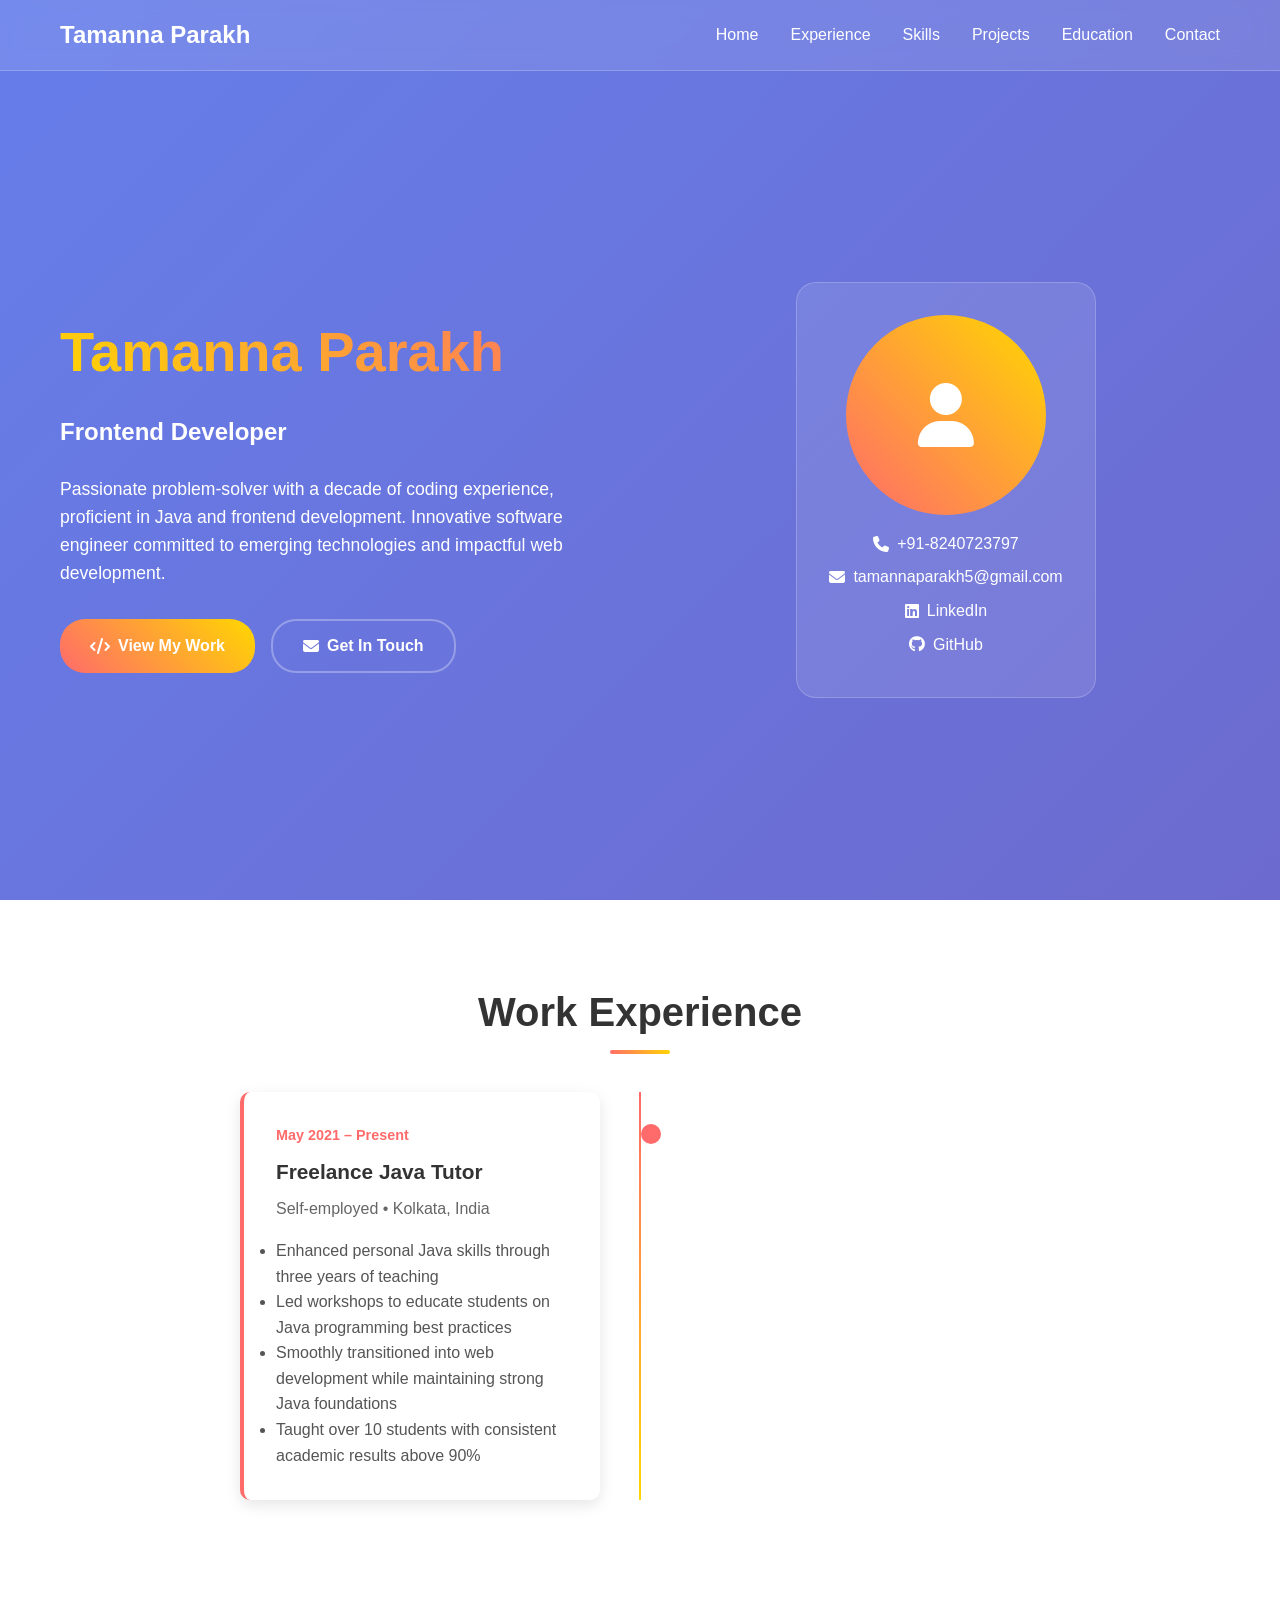
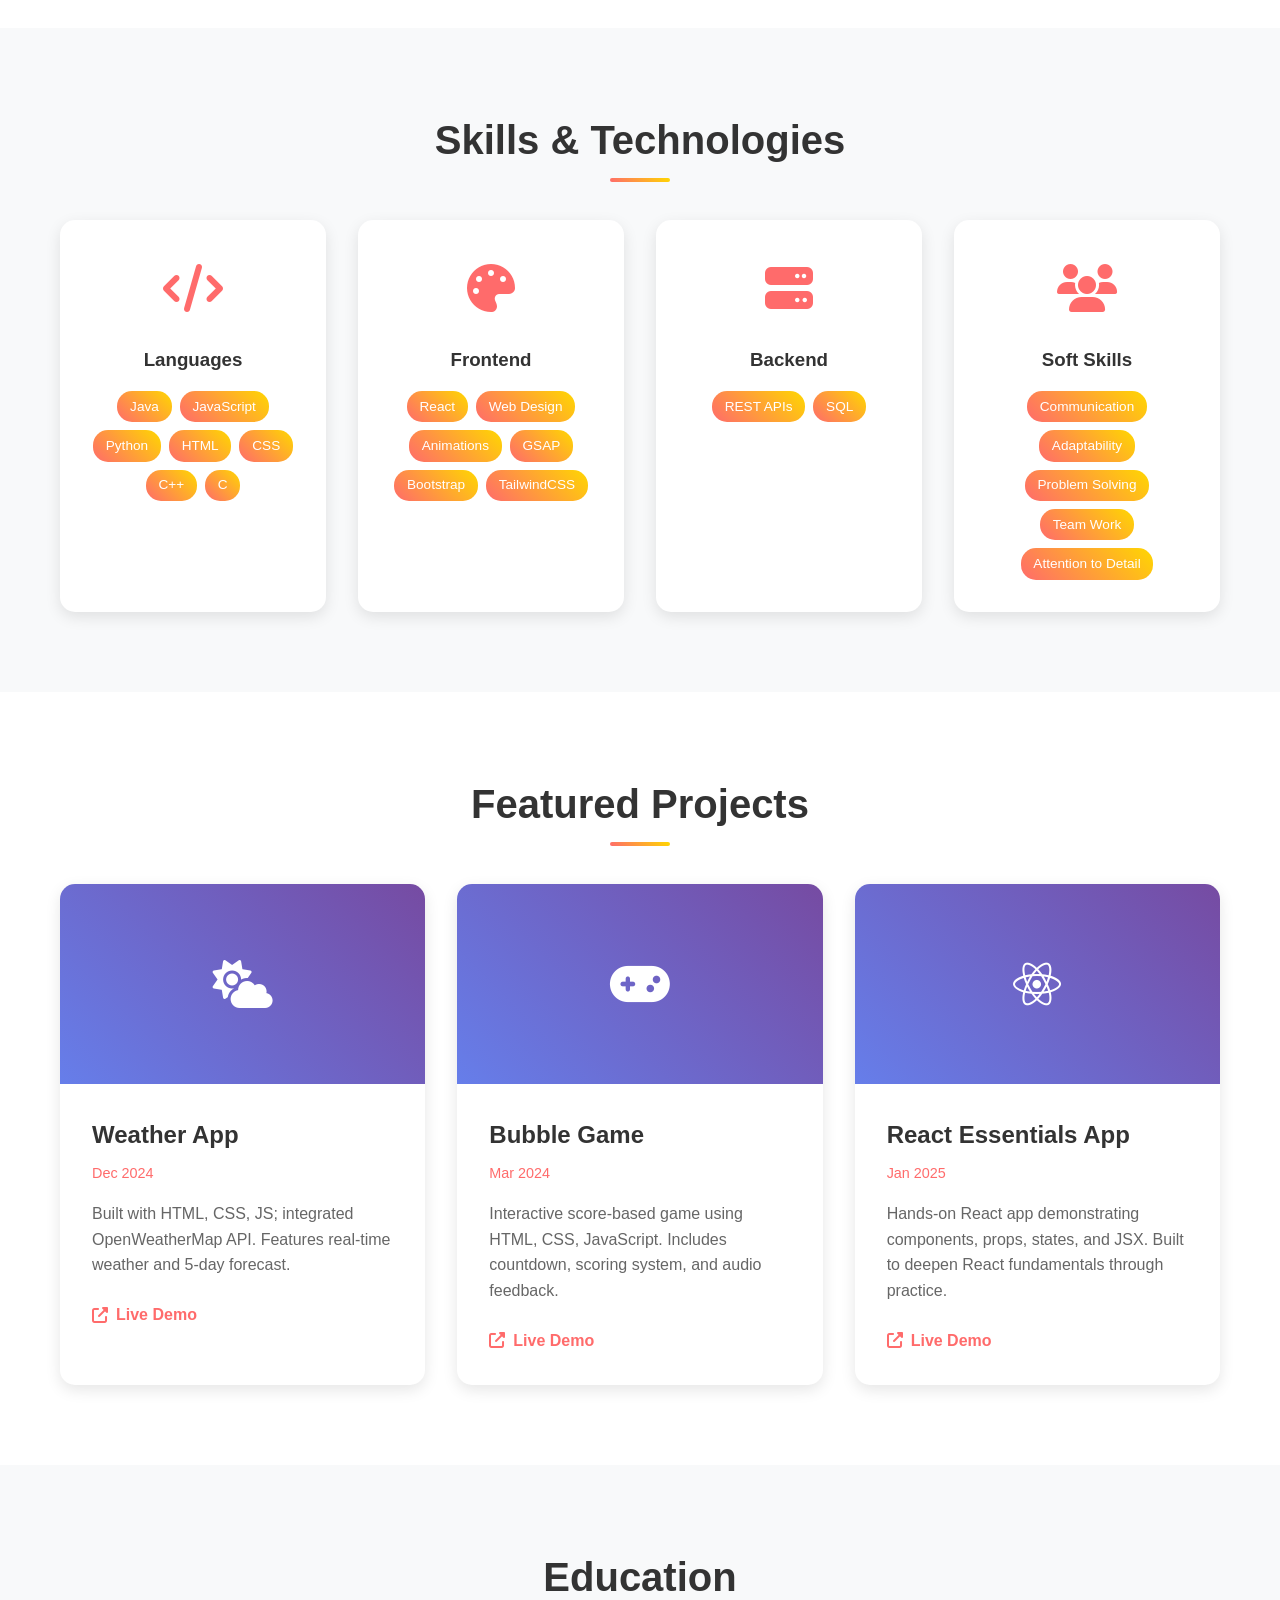
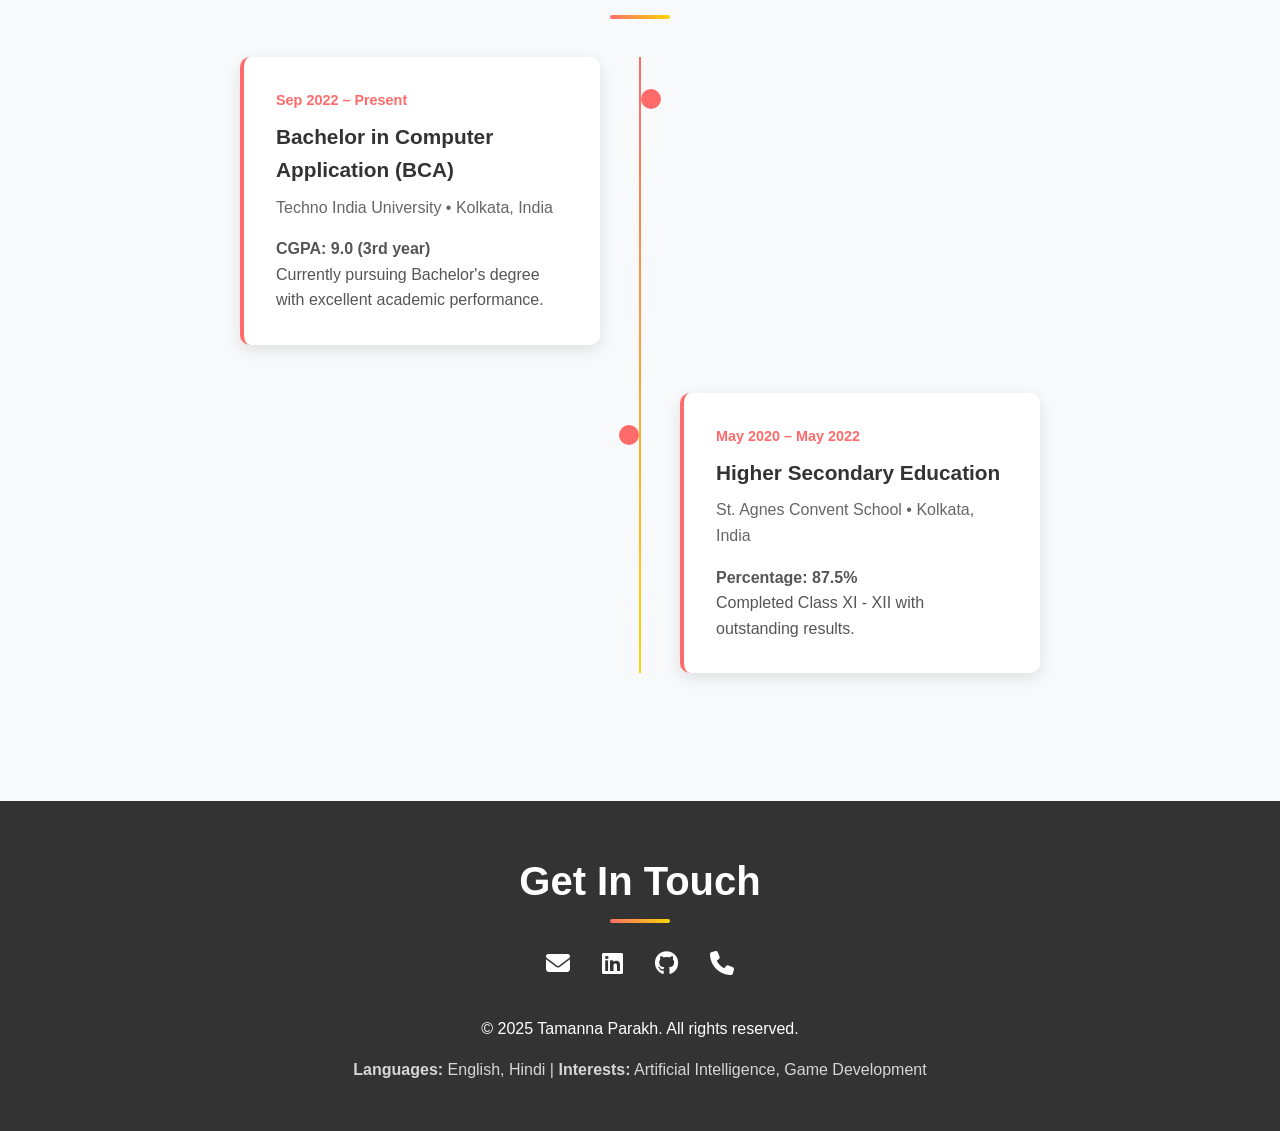
<file: index.html>
<!DOCTYPE html>
<html lang="en">
<head>
    <meta charset="UTF-8">
    <meta name="viewport" content="width=device-width, initial-scale=1.0">
    <title>Tamanna Parakh - Frontend Developer</title>
    <link href="https://cdnjs.cloudflare.com/ajax/libs/font-awesome/6.4.0/css/all.min.css" rel="stylesheet">
    <link rel="stylesheet" href="style.css">
</head>
<body>
    <!-- Header -->
    <header class="header">
        <div class="container">
            <nav class="nav">
                <div class="logo">Tamanna Parakh</div>
                <ul class="nav-links">
                    <li><a href="#home">Home</a></li>
                    <li><a href="#experience">Experience</a></li>
                    <li><a href="#skills">Skills</a></li>
                    <li><a href="#projects">Projects</a></li>
                    <li><a href="#education">Education</a></li>
                    <li><a href="#contact">Contact</a></li>
                </ul>
            </nav>
        </div>
    </header>

    <!-- Hero Section -->
    <section id="home" class="hero">
        <div class="container">
            <div class="hero-content">
                <div class="hero-text">
                    <h1>Tamanna Parakh</h1>
                    <h2>Frontend Developer</h2>
                    <p>Passionate problem-solver with a decade of coding experience, proficient in Java and frontend development. Innovative software engineer committed to emerging technologies and impactful web development.</p>
                    <div class="hero-buttons">
                        <a href="#projects" class="btn btn-primary">
                            <i class="fas fa-code"></i>
                            View My Work
                        </a>
                        <a href="#contact" class="btn btn-secondary">
                            <i class="fas fa-envelope"></i>
                            Get In Touch
                        </a>
                    </div>
                </div>
                <div class="hero-image">
                    <div class="profile-card">
                        <div class="profile-avatar">
                            <i class="fas fa-user"></i>
                        </div>
                        <div class="contact-info">
                            <div>
                                <i class="fas fa-phone"></i>
                                <span>+91-8240723797</span>
                            </div>
                            <div>
                                <i class="fas fa-envelope"></i>
                                <a href="mailto:tamannaparakh5@gmail.com">tamannaparakh5@gmail.com</a>
                            </div>
                            <div>
                                <i class="fab fa-linkedin"></i>
                                <a href="https://linkedin.com/in/tamanna-parakh" target="_blank">LinkedIn</a>
                            </div>
                            <div>
                                <i class="fab fa-github"></i>
                                <a href="https://github.com/tamannaz05" target="_blank">GitHub</a>
                            </div>
                        </div>
                    </div>
                </div>
            </div>
        </div>
    </section>

    <!-- Experience Section -->
    <section id="experience" class="section">
        <div class="container">
            <h2 class="section-title">Work Experience</h2>
            <div class="timeline">
                <div class="timeline-item">
                    <div class="timeline-content">
                        <div class="timeline-date">May 2021 – Present</div>
                        <h3 class="timeline-title">Freelance Java Tutor</h3>
                        <div class="timeline-company">Self-employed • Kolkata, India</div>
                        <div class="timeline-description">
                            <ul>
                                <li>Enhanced personal Java skills through three years of teaching</li>
                                <li>Led workshops to educate students on Java programming best practices</li>
                                <li>Smoothly transitioned into web development while maintaining strong Java foundations</li>
                                <li>Taught over 10 students with consistent academic results above 90%</li>
                            </ul>
                        </div>
                    </div>
                </div>
            </div>
        </div>
    </section>

    <!-- Skills Section -->
    <section id="skills" class="section">
        <div class="container">
            <h2 class="section-title">Skills & Technologies</h2>
            <div class="skills-grid">
                <div class="skill-category">
                    <div class="skill-icon">
                        <i class="fas fa-code"></i>
                    </div>
                    <h3>Languages</h3>
                    <div class="skill-tags">
                        <span class="skill-tag">Java</span>
                        <span class="skill-tag">JavaScript</span>
                        <span class="skill-tag">Python</span>
                        <span class="skill-tag">HTML</span>
                        <span class="skill-tag">CSS</span>
                        <span class="skill-tag">C++</span>
                        <span class="skill-tag">C</span>
                    </div>
                </div>
                <div class="skill-category">
                    <div class="skill-icon">
                        <i class="fas fa-palette"></i>
                    </div>
                    <h3>Frontend</h3>
                    <div class="skill-tags">
                        <span class="skill-tag">React</span>
                        <span class="skill-tag">Web Design</span>
                        <span class="skill-tag">Animations</span>
                        <span class="skill-tag">GSAP</span>
                        <span class="skill-tag">Bootstrap</span>
                        <span class="skill-tag">TailwindCSS</span>
                    </div>
                </div>
                <div class="skill-category">
                    <div class="skill-icon">
                        <i class="fas fa-server"></i>
                    </div>
                    <h3>Backend</h3>
                    <div class="skill-tags">
                        <span class="skill-tag">REST APIs</span>
                        <span class="skill-tag">SQL</span>
                    </div>
                </div>
                <div class="skill-category">
                    <div class="skill-icon">
                        <i class="fas fa-users"></i>
                    </div>
                    <h3>Soft Skills</h3>
                    <div class="skill-tags">
                        <span class="skill-tag">Communication</span>
                        <span class="skill-tag">Adaptability</span>
                        <span class="skill-tag">Problem Solving</span>
                        <span class="skill-tag">Team Work</span>
                        <span class="skill-tag">Attention to Detail</span>
                    </div>
                </div>
            </div>
        </div>
    </section>

    <!-- Projects Section -->
    <section id="projects" class="section">
        <div class="container">
            <h2 class="section-title">Featured Projects</h2>
            <div class="projects-grid">
                <div class="project-card">
                    <div class="project-image">
                        <i class="fas fa-cloud-sun"></i>
                    </div>
                    <div class="project-content">
                        <h3 class="project-title">Weather App</h3>
                        <div class="project-date">Dec 2024</div>
                        <p class="project-description">
                            Built with HTML, CSS, JS; integrated OpenWeatherMap API. Features real-time weather and 5-day forecast.
                        </p>
                        <div class="project-links">
                            <a href="#" class="project-link">
                                <i class="fas fa-external-link-alt"></i>
                                Live Demo
                            </a>
                        </div>
                    </div>
                </div>
                
                <div class="project-card">
                    <div class="project-image">
                        <i class="fas fa-gamepad"></i>
                    </div>
                    <div class="project-content">
                        <h3 class="project-title">Bubble Game</h3>
                        <div class="project-date">Mar 2024</div>
                        <p class="project-description">
                            Interactive score-based game using HTML, CSS, JavaScript. Includes countdown, scoring system, and audio feedback.
                        </p>
                        <div class="project-links">
                            <a href="#" class="project-link">
                                <i class="fas fa-external-link-alt"></i>
                                Live Demo
                            </a>
                        </div>
                    </div>
                </div>
                
                <div class="project-card">
                    <div class="project-image">
                        <i class="fab fa-react"></i>
                    </div>
                    <div class="project-content">
                        <h3 class="project-title">React Essentials App</h3>
                        <div class="project-date">Jan 2025</div>
                        <p class="project-description">
                            Hands-on React app demonstrating components, props, states, and JSX. Built to deepen React fundamentals through practice.
                        </p>
                        <div class="project-links">
                            <a href="#" class="project-link">
                                <i class="fas fa-external-link-alt"></i>
                                Live Demo
                            </a>
                        </div>
                    </div>
                </div>
            </div>
        </div>
    </section>

    <!-- Education Section -->
    <section id="education" class="section">
        <div class="container">
            <h2 class="section-title">Education</h2>
            <div class="timeline">
                <div class="timeline-item">
                    <div class="timeline-content">
                        <div class="timeline-date">Sep 2022 – Present</div>
                        <h3 class="timeline-title">Bachelor in Computer Application (BCA)</h3>
                        <div class="timeline-company">Techno India University • Kolkata, India</div>
                        <div class="timeline-description">
                            <strong>CGPA: 9.0 (3rd year)</strong><br>
                            Currently pursuing Bachelor's degree with excellent academic performance.
                        </div>
                    </div>
                </div>
                <div class="timeline-item">
                    <div class="timeline-content">
                        <div class="timeline-date">May 2020 – May 2022</div>
                        <h3 class="timeline-title">Higher Secondary Education</h3>
                        <div class="timeline-company">St. Agnes Convent School • Kolkata, India</div>
                        <div class="timeline-description">
                            <strong>Percentage: 87.5%</strong><br>
                            Completed Class XI - XII with outstanding results.
                        </div>
                    </div>
                </div>
            </div>
        </div>
    </section>

    <!-- Contact Section -->
    <section id="contact" class="footer">
        <div class="container">
            <h2 class="section-title" style="color: white; margin-bottom: 2rem;">Get In Touch</h2>
            <div class="social-links">
                <a href="mailto:tamannaparakh5@gmail.com"><i class="fas fa-envelope"></i></a>
                <a href="https://linkedin.com/in/tamanna-parakh" target="_blank"><i class="fab fa-linkedin"></i></a>
                <a href="https://github.com/tamannaz05" target="_blank"><i class="fab fa-github"></i></a>
                <a href="tel:+918240723797"><i class="fas fa-phone"></i></a>
            </div>
            <p>&copy; 2025 Tamanna Parakh. All rights reserved.</p>
            <p style="margin-top: 1rem; opacity: 0.8;">
                <strong>Languages:</strong> English, Hindi | 
                <strong>Interests:</strong> Artificial Intelligence, Game Development
            </p>
        </div>
    </section>

    <script src="script.js"></script>
</body>
</html>
</file>
<file: style.css>
* {
  margin: 0;
  padding: 0;
  box-sizing: border-box;
}

body {
  font-family: "Inter", -apple-system, BlinkMacSystemFont, sans-serif;
  line-height: 1.6;
  color: #333;
  background: linear-gradient(135deg, #667eea 0%, #764ba2 100%);
  min-height: 100vh;
}

.container {
  max-width: 1200px;
  margin: 0 auto;
  padding: 0 20px;
}

/* Header */
.header {
  background: rgba(255, 255, 255, 0.1);
  backdrop-filter: blur(10px);
  position: fixed;
  top: 0;
  left: 0;
  right: 0;
  z-index: 1000;
  border-bottom: 1px solid rgba(255, 255, 255, 0.2);
}

.nav {
  display: flex;
  justify-content: space-between;
  align-items: center;
  padding: 1rem 0;
}

.logo {
  font-size: 1.5rem;
  font-weight: bold;
  color: white;
}

.nav-links {
  display: flex;
  list-style: none;
  gap: 2rem;
}

.nav-links a {
  color: white;
  text-decoration: none;
  transition: color 0.3s;
}

.nav-links a:hover {
  color: #ffd700;
}

/* Hero Section */
.hero {
  min-height: 100vh;
  display: flex;
  align-items: center;
  padding-top: 80px;
  color: white;
}

.hero-content {
  display: grid;
  grid-template-columns: 1fr 1fr;
  gap: 4rem;
  align-items: center;
}

.hero-text h1 {
  font-size: 3.5rem;
  margin-bottom: 1rem;
  background: linear-gradient(45deg, #ffd700, #ff6b6b);
  -webkit-background-clip: text;
  -webkit-text-fill-color: transparent;
  animation: fadeInUp 1s ease-out;
}

.hero-text h2 {
  font-size: 1.5rem;
  margin-bottom: 1.5rem;
  opacity: 0.9;
  animation: fadeInUp 1s ease-out 0.2s both;
}

.hero-text p {
  font-size: 1.1rem;
  margin-bottom: 2rem;
  opacity: 0.8;
  animation: fadeInUp 1s ease-out 0.4s both;
}

.hero-buttons {
  display: flex;
  gap: 1rem;
  animation: fadeInUp 1s ease-out 0.6s both;
}

.btn {
  padding: 12px 30px;
  border: none;
  border-radius: 25px;
  text-decoration: none;
  font-weight: 600;
  transition: all 0.3s;
  cursor: pointer;
  display: inline-flex;
  align-items: center;
  gap: 0.5rem;
}

.btn-primary {
  background: linear-gradient(45deg, #ff6b6b, #ffd700);
  color: white;
}

.btn-secondary {
  background: transparent;
  color: white;
  border: 2px solid rgba(255, 255, 255, 0.3);
}

.btn:hover {
  transform: translateY(-2px);
  box-shadow: 0 8px 25px rgba(0, 0, 0, 0.2);
}

.hero-image {
  display: flex;
  justify-content: center;
  animation: fadeIn 1s ease-out 0.8s both;
}

.profile-card {
  background: rgba(255, 255, 255, 0.1);
  backdrop-filter: blur(10px);
  border-radius: 20px;
  padding: 2rem;
  text-align: center;
  border: 1px solid rgba(255, 255, 255, 0.2);
}

.profile-avatar {
  width: 200px;
  height: 200px;
  border-radius: 50%;
  background: linear-gradient(45deg, #ff6b6b, #ffd700);
  display: flex;
  align-items: center;
  justify-content: center;
  margin: 0 auto 1rem;
  font-size: 4rem;
  color: white;
}

.contact-info {
  margin-top: 1rem;
}

.contact-info div {
  margin: 0.5rem 0;
  display: flex;
  align-items: center;
  justify-content: center;
  gap: 0.5rem;
}

.contact-info a {
  color: white;
  text-decoration: none;
}

.contact-info a:hover {
  color: #ffd700;
}

/* Sections */
.section {
  padding: 5rem 0;
  background: white;
}

.section:nth-child(even) {
  background: #f8f9fa;
}

.section-title {
  text-align: center;
  font-size: 2.5rem;
  margin-bottom: 3rem;
  color: #333;
  position: relative;
}

.section-title::after {
  content: "";
  position: absolute;
  bottom: -10px;
  left: 50%;
  transform: translateX(-50%);
  width: 60px;
  height: 4px;
  background: linear-gradient(45deg, #ff6b6b, #ffd700);
  border-radius: 2px;
}

/* Experience & Education */
.timeline {
  max-width: 800px;
  margin: 0 auto;
  position: relative;
}

.timeline::before {
  content: "";
  position: absolute;
  left: 50%;
  top: 0;
  bottom: 0;
  width: 2px;
  background: linear-gradient(to bottom, #ff6b6b, #ffd700);
  transform: translateX(-50%);
}

.timeline-item {
  margin-bottom: 3rem;
  position: relative;
  width: 45%;
}

.timeline-item:nth-child(even) {
  margin-left: 55%;
}

.timeline-content {
  background: white;
  padding: 2rem;
  border-radius: 10px;
  box-shadow: 0 5px 15px rgba(0, 0, 0, 0.1);
  border-left: 4px solid #ff6b6b;
}

.timeline-item::before {
  content: "";
  position: absolute;
  width: 20px;
  height: 20px;
  background: #ff6b6b;
  border-radius: 50%;
  top: 2rem;
}

.timeline-item:nth-child(odd)::before {
  right: -61px;
}

.timeline-item:nth-child(even)::before {
  left: -61px;
}

.timeline-date {
  color: #ff6b6b;
  font-weight: 600;
  font-size: 0.9rem;
}

.timeline-title {
  font-size: 1.3rem;
  margin: 0.5rem 0;
  color: #333;
}

.timeline-company {
  color: #666;
  margin-bottom: 1rem;
}

.timeline-description {
  color: #555;
}

/* Skills */
.skills-grid {
  display: grid;
  grid-template-columns: repeat(auto-fit, minmax(250px, 1fr));
  gap: 2rem;
  margin-top: 2rem;
}

.skill-category {
  background: white;
  padding: 2rem;
  border-radius: 15px;
  box-shadow: 0 5px 15px rgba(0, 0, 0, 0.1);
  text-align: center;
  transition: transform 0.3s;
}

.skill-category:hover {
  transform: translateY(-5px);
}

.skill-icon {
  font-size: 3rem;
  color: #ff6b6b;
  margin-bottom: 1rem;
}

.skill-category h3 {
  margin-bottom: 1rem;
  color: #333;
}

.skill-tags {
  display: flex;
  flex-wrap: wrap;
  gap: 0.5rem;
  justify-content: center;
}

.skill-tag {
  background: linear-gradient(45deg, #ff6b6b, #ffd700);
  color: white;
  padding: 0.3rem 0.8rem;
  border-radius: 15px;
  font-size: 0.85rem;
  font-weight: 500;
}

/* Projects */
.projects-grid {
  display: grid;
  grid-template-columns: repeat(auto-fit, minmax(350px, 1fr));
  gap: 2rem;
  margin-top: 2rem;
}

.project-card {
  background: white;
  border-radius: 15px;
  overflow: hidden;
  box-shadow: 0 5px 15px rgba(0, 0, 0, 0.1);
  transition: transform 0.3s;
}

.project-card:hover {
  transform: translateY(-5px);
}

.project-image {
  height: 200px;
  background: linear-gradient(45deg, #667eea, #764ba2);
  display: flex;
  align-items: center;
  justify-content: center;
  color: white;
  font-size: 3rem;
}

.project-content {
  padding: 2rem;
}

.project-title {
  font-size: 1.5rem;
  margin-bottom: 0.5rem;
  color: #333;
}

.project-date {
  color: #ff6b6b;
  font-size: 0.9rem;
  margin-bottom: 1rem;
}

.project-description {
  color: #666;
  margin-bottom: 1.5rem;
}

.project-links {
  display: flex;
  gap: 1rem;
}

.project-link {
  display: inline-flex;
  align-items: center;
  gap: 0.5rem;
  color: #ff6b6b;
  text-decoration: none;
  font-weight: 600;
  transition: color 0.3s;
}

.project-link:hover {
  color: #ffd700;
}

/* Footer */
.footer {
  background: #333;
  color: white;
  text-align: center;
  padding: 3rem 0;
}

.social-links {
  display: flex;
  justify-content: center;
  gap: 2rem;
  margin-bottom: 2rem;
}

.social-links a {
  color: white;
  font-size: 1.5rem;
  transition: color 0.3s;
}

.social-links a:hover {
  color: #ffd700;
}

/* Animations */
@keyframes fadeInUp {
  from {
    opacity: 0;
    transform: translateY(30px);
  }
  to {
    opacity: 1;
    transform: translateY(0);
  }
}

@keyframes fadeIn {
  from {
    opacity: 0;
  }
  to {
    opacity: 1;
  }
}

/* Mobile Responsive */
@media (max-width: 768px) {
  .hero-content {
    grid-template-columns: 1fr;
    text-align: center;
  }

  .hero-text h1 {
    font-size: 2.5rem;
  }

  .nav-links {
    display: none;
  }

  .timeline::before {
    left: 20px;
  }

  .timeline-item {
    width: calc(100% - 40px);
    margin-left: 40px;
  }

  .timeline-item:nth-child(even) {
    margin-left: 40px;
  }

  .timeline-item::before,
  .timeline-item:nth-child(even)::before {
    left: -31px;
  }

  .projects-grid {
    grid-template-columns: 1fr;
  }
}

/* Smooth scrolling */
html {
  scroll-behavior: smooth;
}

/* Section animations */
.section {
  opacity: 0;
  transform: translateY(20px);
  transition: all 0.6s ease-out;
}

.section.visible {
  opacity: 1;
  transform: translateY(0);
}
</file>
